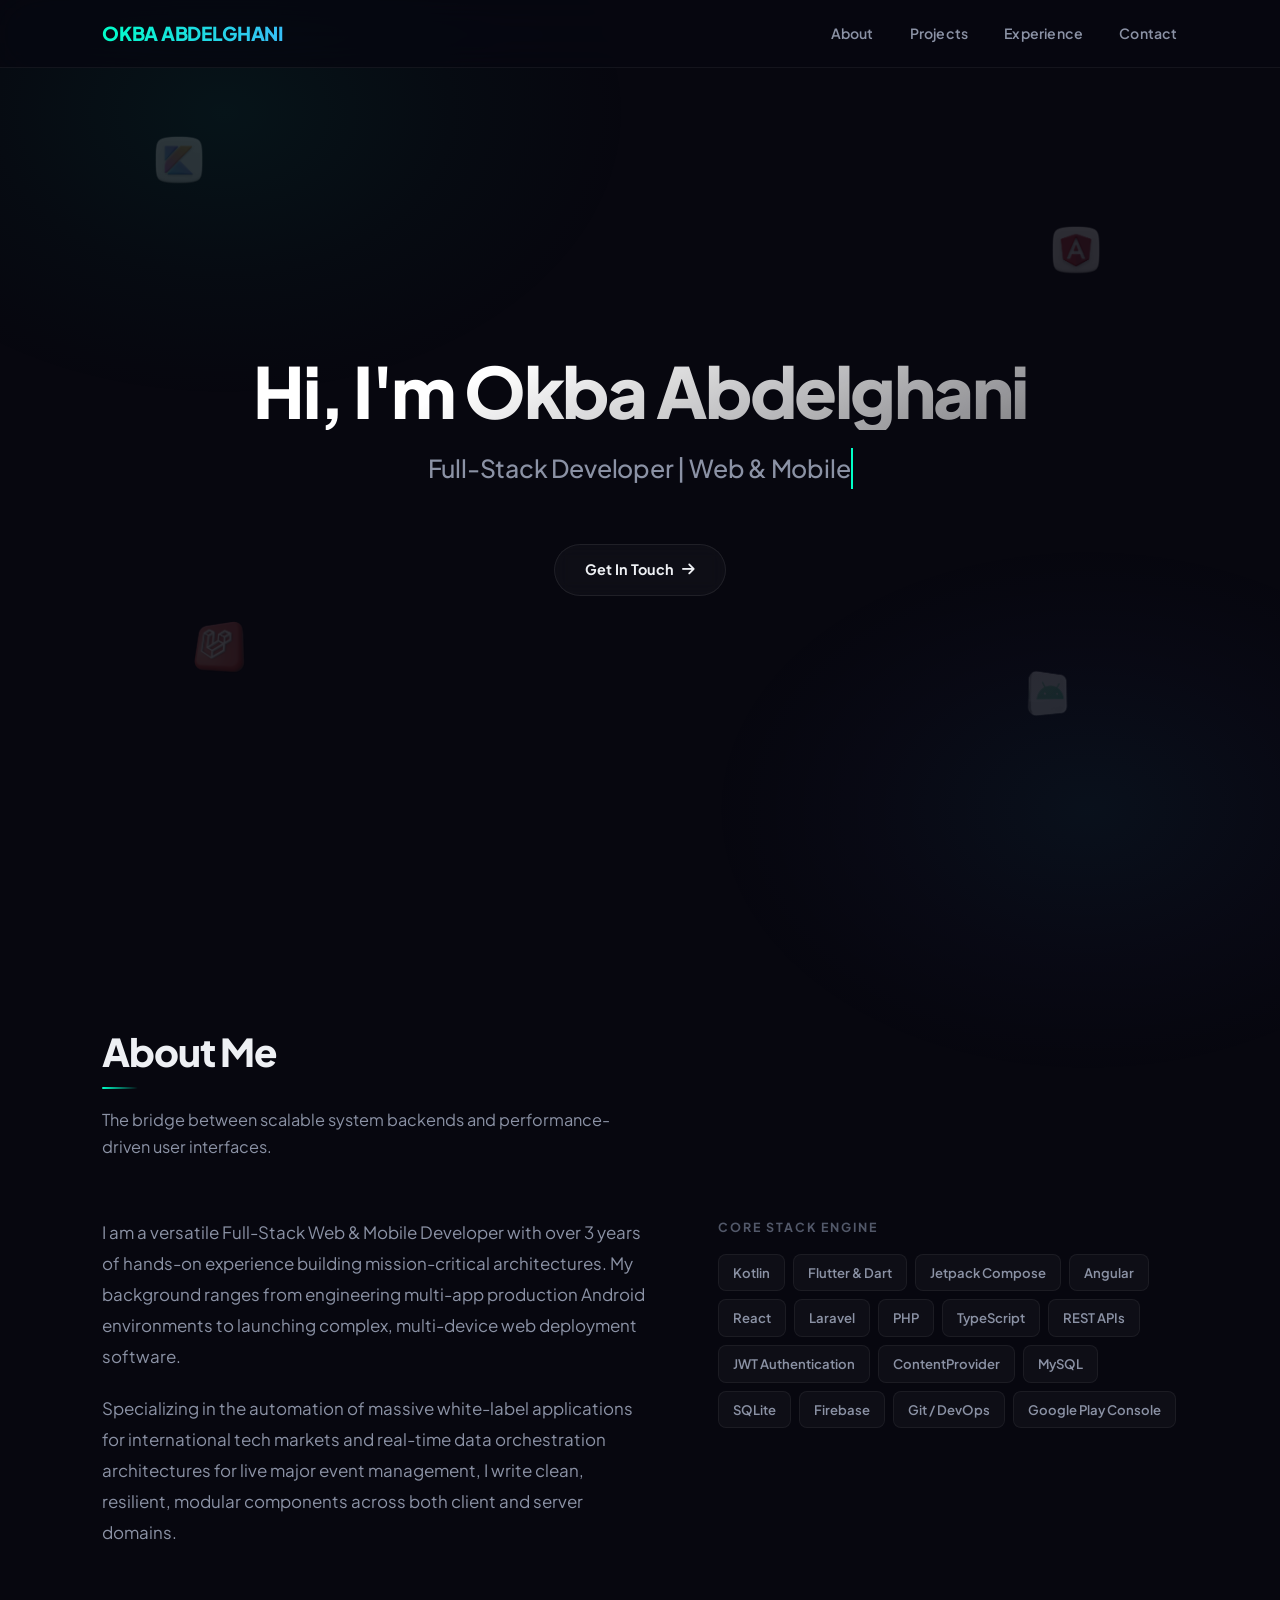
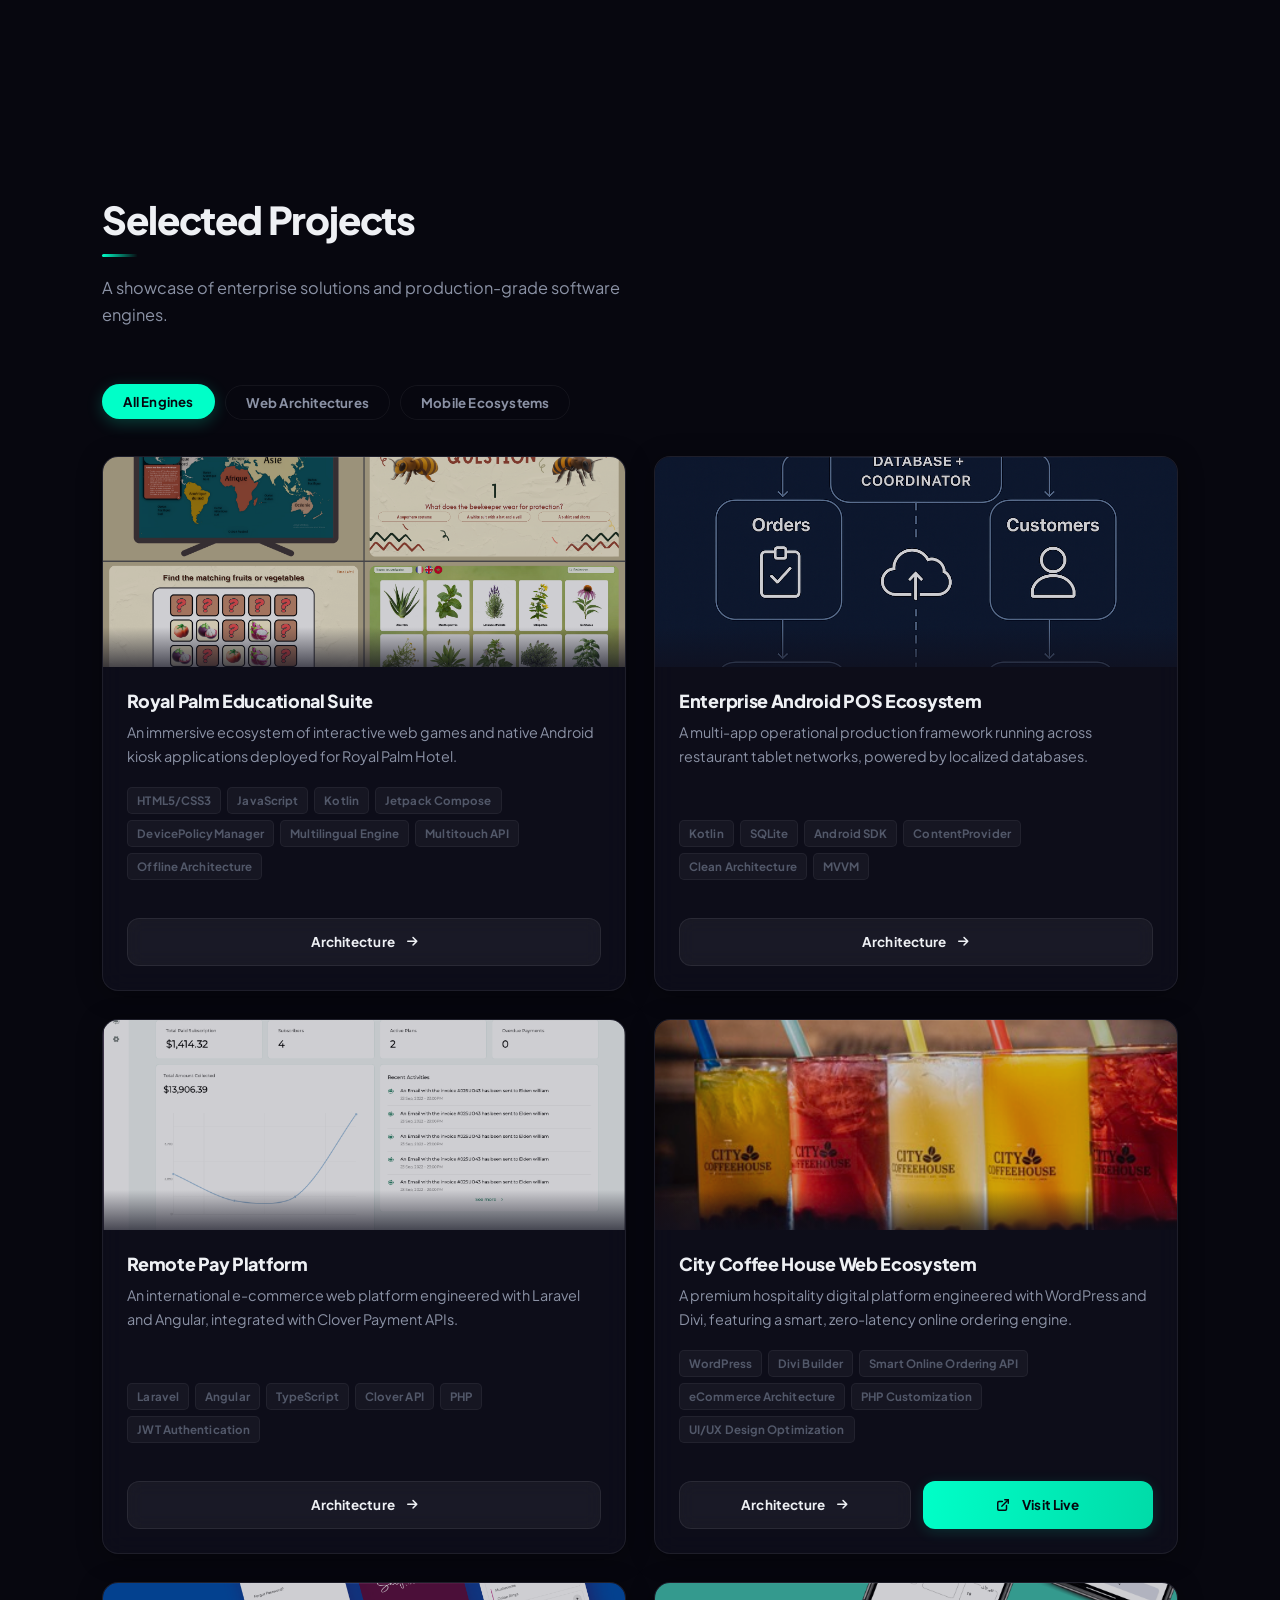
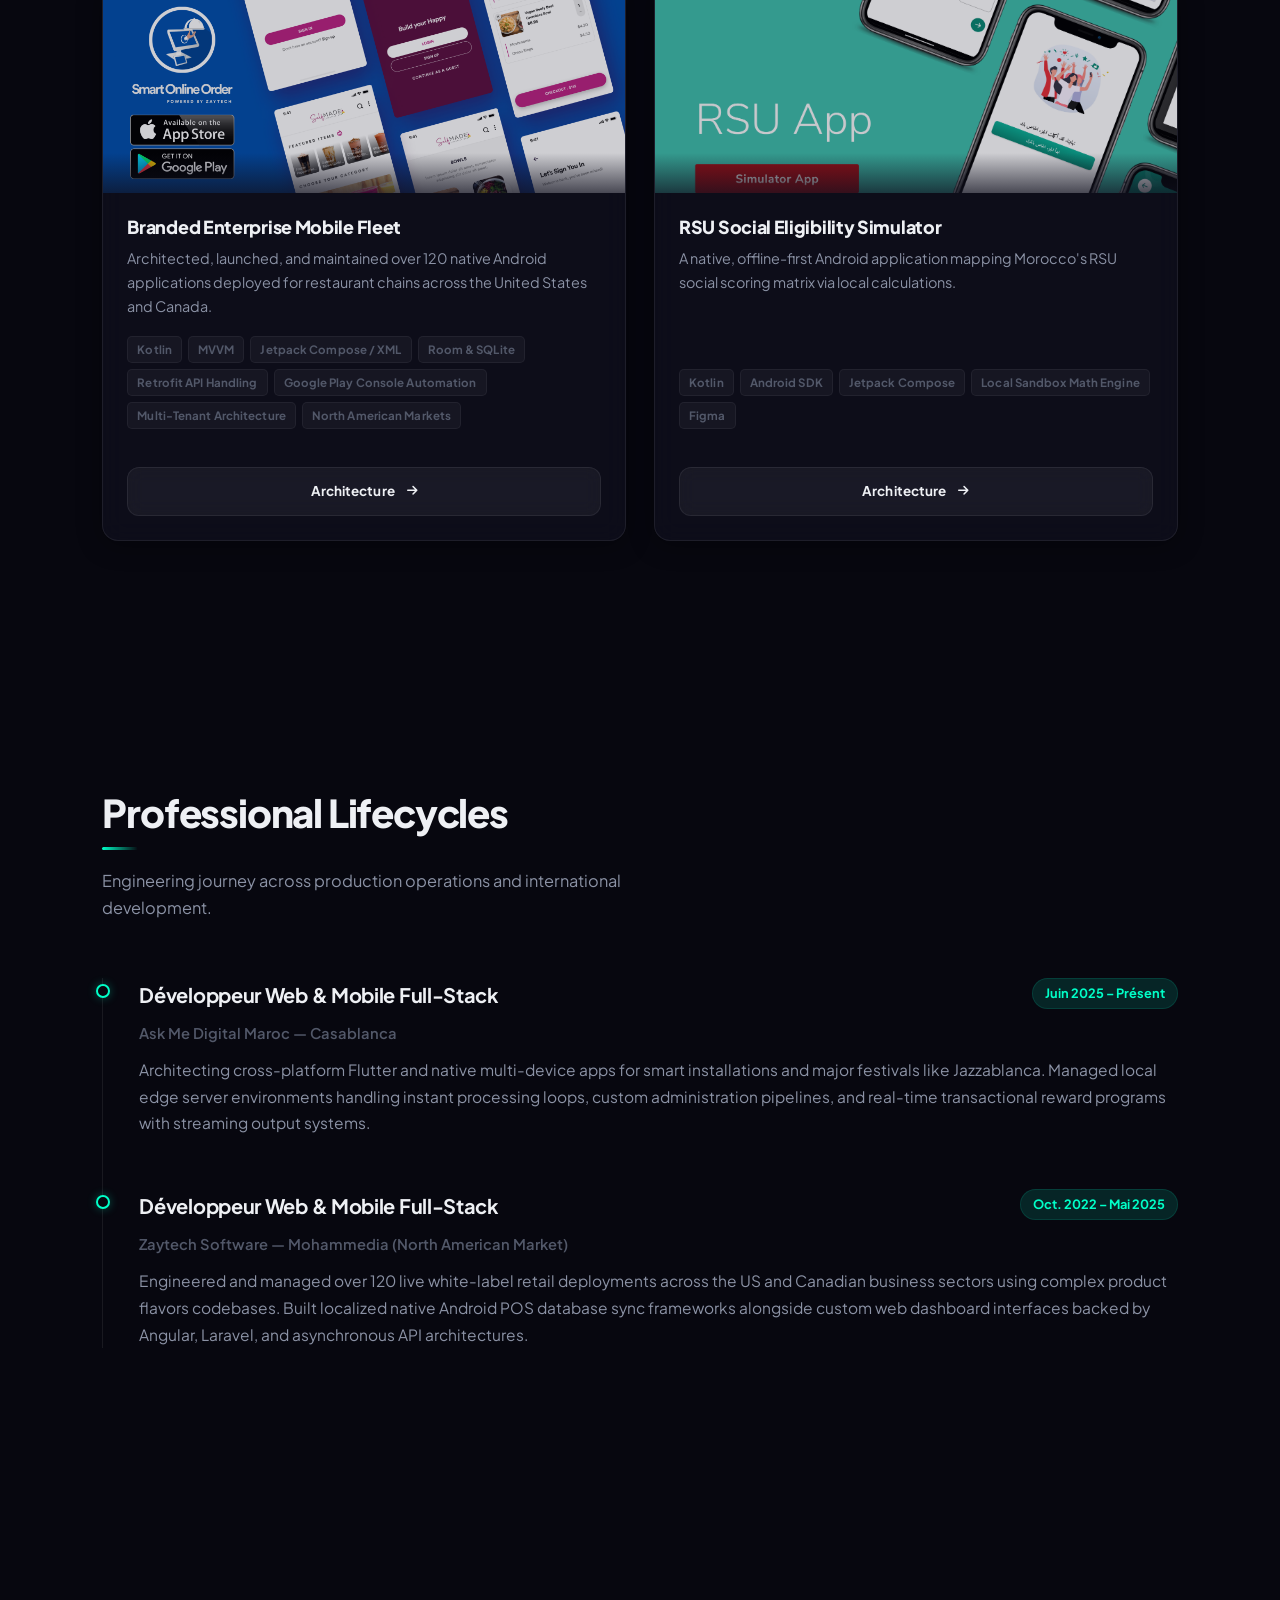
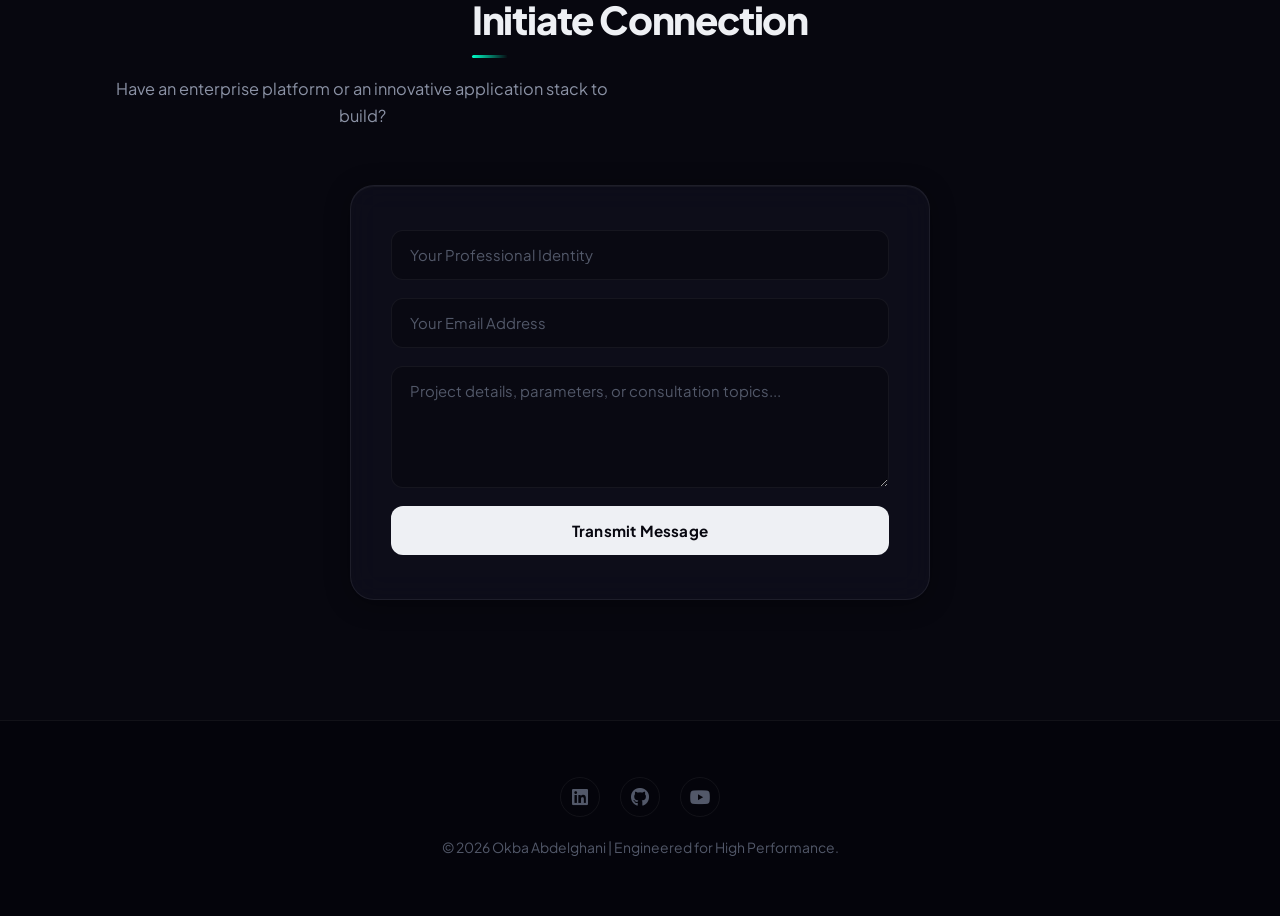
<file: index.html>
<!DOCTYPE html>
<html lang="en">
<head>
<meta charset="UTF-8">
<meta name="viewport" content="width=device-width, initial-scale=1.0">
<title>Okba Abdelghani | Full-Stack Portfolio</title>
<link rel="icon" href="favicon.ico">
<link rel="stylesheet" href="https://cdnjs.cloudflare.com/ajax/libs/font-awesome/6.4.2/css/all.min.css"/>
<link rel="stylesheet" href="style.css"/>
<link rel="preconnect" href="https://fonts.googleapis.com">
<link rel="preconnect" href="https://fonts.gstatic.com" crossorigin>
<link href="https://fonts.googleapis.com/css2?family=Plus+Jakarta+Sans:wght@300;400;500;600;700;800&display=swap" rel="stylesheet">

<style>
 /* ==========================================================================
   index.html — Page-Specific Internal <style> Block
   Scope: Hero animations, filter chips, projects grid & cards
   Prerequisite: style.css (global) must be linked before this block
   ========================================================================== */

/* ===== HERO: SCROLL INDICATOR ===== */
.scroll-hint {
  position: absolute;
  bottom: 36px;
  left: 50%;
  transform: translateX(-50%);
  display: flex;
  flex-direction: column;
  align-items: center;
  gap: 6px;
  color: var(--text-muted);
  font-size: 0.72rem;
  font-weight: 600;
  letter-spacing: 2px;
  text-transform: uppercase;
  opacity: 0.55;
  animation: fadeInUp 1s 3.8s ease forwards;
  opacity: 0;
}

.scroll-hint::after {
  content: '';
  width: 1px;
  height: 32px;
  background: linear-gradient(to bottom, var(--text-muted), transparent);
  animation: scrollPulse 2.2s ease-in-out infinite;
}

@keyframes fadeInUp {
  to { opacity: 0.55; }
}

@keyframes scrollPulse {
  0%, 100% { transform: scaleY(1); opacity: 0.5; }
  50%       { transform: scaleY(0.6); opacity: 1; }
}

/* ===== FILTER CHIPS ===== */
.filter-group {
  display: flex;
  gap: 10px;
  margin-bottom: 36px;
  justify-content: flex-start;
  flex-wrap: wrap;
}

.filter-chip {
  padding: 8px 20px;
  background: transparent;
  border: 1px solid var(--border-subtle);
  color: var(--text-secondary);
  font-family: var(--font-stack);
  font-size: 0.83rem;
  font-weight: 700;
  border-radius: var(--radius-pill);
  cursor: pointer;
  letter-spacing: 0.2px;
  transition:
    background var(--t-fast) ease,
    border-color var(--t-fast) ease,
    color var(--t-fast) ease,
    transform var(--t-base) var(--ease-spring),
    box-shadow var(--t-base) ease;
}

.filter-chip:hover {
  background: var(--bg-glass);
  border-color: var(--border-card);
  color: var(--text-primary);
  transform: translateY(-1px);
}

.filter-chip.active {
  background: var(--primary);
  border-color: transparent;
  color: var(--bg-main);
  box-shadow: 0 4px 16px rgba(0, 255, 200, 0.22);
  transform: translateY(-1px);
}

/* ===== PROJECTS GRID ===== */
.projects-grid {
  display: grid;
  grid-template-columns: repeat(auto-fill, minmax(340px, 1fr));
  gap: 28px;
}

/* ===== PROJECT CARD ===== */
.project-card {
  background: var(--bg-surface);
  border: 1px solid var(--border-card);
  border-radius: var(--radius-lg);
  overflow: hidden;
  display: flex;
  flex-direction: column;
  height: 100%;
  box-shadow: var(--shadow-card);
  backdrop-filter: blur(12px);
  -webkit-backdrop-filter: blur(12px);
  transition:
    transform var(--t-base) var(--ease-spring),
    border-color var(--t-base) ease,
    box-shadow var(--t-base) ease;
  position: relative;
}

/* Subtle inner highlight line at top */
.project-card::before {
  content: '';
  position: absolute;
  top: 0;
  left: 12%;
  right: 12%;
  height: 1px;
  background: linear-gradient(90deg, transparent, rgba(255,255,255,0.08), transparent);
  pointer-events: none;
  z-index: 1;
}

.project-card:hover {
  transform: translateY(-7px);
  border-color: var(--border-hover);
  box-shadow: var(--shadow-card-hover);
}

/* Image wrapper */
.card-img-wrapper {
  width: 100%;
  height: 210px;
  overflow: hidden;
  background: #0d0d1f;
  position: relative;
}

.card-img-wrapper::after {
  content: '';
  position: absolute;
  bottom: 0;
  left: 0;
  right: 0;
  height: 40px;
  background: linear-gradient(to top, var(--bg-surface), transparent);
  pointer-events: none;
}

.project-card img {
  width: 100%;
  height: 100%;
  object-fit: cover;
  opacity: 0.80;
  transition:
    transform 0.6s var(--ease-spring),
    opacity var(--t-base) ease;
}

.project-card:hover img {
  transform: scale(1.06);
  opacity: 1;
}

/* Card content area */
.card-content {
  padding: 22px 24px 24px;
  display: flex;
  flex-direction: column;
  flex-grow: 1;
}

.card-content h3 {
  font-size: 1.12rem;
  font-weight: 800;
  margin-bottom: 9px;
  color: var(--text-primary);
  letter-spacing: -0.3px;
  line-height: 1.3;
}

.card-content > p {
  font-size: 0.9rem;
  color: var(--text-secondary);
  line-height: 1.65;
  margin-bottom: 18px;
  flex-grow: 1;
}

/* Card tech tags */
.card-content .tech-tags {
  margin-bottom: 0;
  padding-bottom: 18px;
  gap: 6px;
}

.card-content .tech-tags span {
  background: rgba(255, 255, 255, 0.038);
  color: var(--text-muted);
  padding: 3px 9px;
  border-radius: 5px;
  font-size: 0.72rem;
  font-weight: 700;
  border: 1px solid var(--border-subtle);
  letter-spacing: 0.1px;
  transition: color var(--t-fast) ease, border-color var(--t-fast) ease;
}

.project-card:hover .card-content .tech-tags span {
  color: var(--text-secondary);
  border-color: var(--border-card);
}

/* ===== RESPONSIVE: PROJECTS PAGE ===== */
@media (max-width: 768px) {
  .projects-grid {
    grid-template-columns: 1fr;
    gap: 20px;
  }

  .card-img-wrapper { height: 190px; }
}

@media (max-width: 480px) {
  .card-content { padding: 18px 18px 20px; }
  .card-content h3 { font-size: 1.05rem; }
}

</style>
</head>
<body>

<nav>
  <div class="logo">OKBA ABDELGHANI</div>
  <ul>
    <li><a href="#about">About</a></li>
    <li><a href="#projects">Projects</a></li>
    <li><a href="#experience">Experience</a></li>
    <li><a href="#contact">Contact</a></li>
  </ul>
</nav>

<header>
  <div class="floating-tech">
    <img src="assets/kotlin.png" class="float slow" style="top:15%; left:12%; width:50px;">
    <img src="assets/angular.png" class="float" style="top:25%; right:14%; width:50px;">
    <img src="assets/laravel.png" class="float fast" style="bottom:25%; left:15%; width:55px;">
    <img src="assets/android.png" class="float slow" style="bottom:20%; right:16%; width:55px;">
  </div>

  <h1>Hi, I'm Okba Abdelghani</h1>
  <h2><span class="typing">Full-Stack Developer | Web & Mobile</span></h2>
  
  <div class="btn-group">
    <a href="#contact" class="btn">Get In Touch <i class="fas fa-arrow-right"></i></a>
    <!-- <a href="#assistantButton" id="chat-with-ai-btn" class="btn"><i class="fas fa-robot"></i> Chat with My AI</a> -->
  </div>
</header>

<section id="about">
  <div class="section-header">
    <h2>About Me</h2>
    <p>The bridge between scalable system backends and performance-driven user interfaces.</p>
  </div>
  <div class="about-grid">
    <div class="about-text">
      <p>
        I am a versatile Full-Stack Web & Mobile Developer with over 3 years of hands-on experience building mission-critical architectures. My background ranges from engineering multi-app production Android environments to launching complex, multi-device web deployment software.
      </p>
      <p>
        Specializing in the automation of massive white-label applications for international tech markets and real-time data orchestration architectures for live major event management, I write clean, resilient, modular components across both client and server domains.
      </p>
    </div>
    <div class="skills-wrapper">
      <h3>Core Stack Engine</h3>
      <div class="skills-container">
        <span>Kotlin</span><span>Flutter & Dart</span><span>Jetpack Compose</span><span>Angular</span><span>React</span><span>Laravel</span><span>PHP</span><span>TypeScript</span><span>REST APIs</span><span>JWT Authentication</span><span>ContentProvider</span><span>MySQL</span><span>SQLite</span><span>Firebase</span><span>Git / DevOps</span><span>Google Play Console</span>
      </div>
    </div>
  </div>
</section>

<section id="projects">
  <div class="section-header">
    <h2>Selected Projects</h2>
    <p>A showcase of enterprise solutions and production-grade software engines.</p>
  </div>
  
  <div class="filter-group">
    <button class="filter-chip active" onclick="filterProjects('all', this)">All Engines</button>
    <button class="filter-chip" onclick="filterProjects('web', this)">Web Architectures</button>
    <button class="filter-chip" onclick="filterProjects('mobile', this)">Mobile Ecosystems</button>
  </div>

  <div class="projects-grid">
    <!-- Dynamic insertion occurs here -->
  </div>
</section>

<section id="experience">
  <div class="section-header">
    <h2>Professional Lifecycles</h2>
    <p>Engineering journey across production operations and international development.</p>
  </div>
  <div class="timeline">
    <div class="timeline-item">
      <div class="timeline-meta">
        <h3>Développeur Web & Mobile Full-Stack</h3>
        <span>Juin 2025 – Présent</span>
      </div>
      <div class="company-tag">Ask Me Digital Maroc — Casablanca</div>
      <p>
        Architecting cross-platform Flutter and native multi-device apps for smart installations and major festivals like Jazzablanca. Managed local edge server environments handling instant processing loops, custom administration pipelines, and real-time transactional reward programs with streaming output systems.
      </p>
    </div>

    <div class="timeline-item">
      <div class="timeline-meta">
        <h3>Développeur Web & Mobile Full-Stack</h3>
        <span>Oct. 2022 – Mai 2025</span>
      </div>
      <div class="company-tag">Zaytech Software — Mohammedia (North American Market)</div>
      <p>
        Engineered and managed over 120 live white-label retail deployments across the US and Canadian business sectors using complex product flavors codebases. Built localized native Android POS database sync frameworks alongside custom web dashboard interfaces backed by Angular, Laravel, and asynchronous API architectures.
      </p>
    </div>
  </div>
</section>

<section id="contact">
  <div class="section-header" style="text-align: center;">
    <h2>Initiate Connection</h2>
    <p>Have an enterprise platform or an innovative application stack to build?</p>
  </div>
  <div class="contact-wrapper">
    <form id="contactForm" class="contact-form">
      <input id="name" type="text" placeholder="Your Professional Identity" required>
      <input id="email" type="email" placeholder="Your Email Address" required>
      <textarea id="message" rows="5" placeholder="Project details, parameters, or consultation topics..." required></textarea>
      <button type="submit">Transmit Message</button>
    </form>
  </div>
</section>

<footer>
  <div class="footer-social">
    <a href="https://www.linkedin.com/in/abdelghani-okba-pro/" target="_blank"><i class="fab fa-linkedin"></i></a>
    <a href="https://github.com/okbaAbdelghani" target="_blank"><i class="fab fa-github"></i></a>
    <a href="https://www.youtube.com/@okbaabdelghani6225" target="_blank"><i class="fab fa-youtube"></i></a>
  </div>
  <p>&copy; 2026 Okba Abdelghani | Engineered for High Performance.</p>
</footer>

<script>
  // Simple view-in trigger animation
  const sections = document.querySelectorAll("section");
  const observer = new IntersectionObserver(entries => {
    entries.forEach(entry => {
      if (entry.isIntersecting) entry.target.classList.add("visible");
    });
  }, { threshold: 0.1 });
  sections.forEach(sec => observer.observe(sec));
</script>
<script src="projects.js"></script>
<script src="index.js"></script>
</body>
</html>
</file>
<file: style.css>
/* ==========================================================================
   Okba Abdelghani Portfolio — Global Core Stylesheet
   Theme: Ultra-Premium Dark Glassmorphism
   Scope: Shared foundations for index.html + project.html
   ========================================================================== */

/* ===== DESIGN TOKEN SYSTEM ===== */
:root {
  /* Color Palette */
  --bg-main:            #07070f;
  --bg-surface:         rgba(16, 16, 30, 0.70);
  --bg-surface-hover:   rgba(24, 24, 44, 0.90);
  --bg-glass:           rgba(255, 255, 255, 0.03);
  --primary:            #00ffc8;
  --primary-dim:        rgba(0, 255, 200, 0.12);
  --primary-glow:       rgba(0, 255, 200, 0.25);
  --secondary:          #38bdf8;
  --secondary-dim:      rgba(56, 189, 248, 0.10);
  --accent:             #a78bfa;

  /* Text */
  --text-primary:       #eef0f4;
  --text-secondary:     #8b92a5;
  --text-muted:         #525869;

  /* Borders */
  --border-subtle:      rgba(255, 255, 255, 0.055);
  --border-card:        rgba(255, 255, 255, 0.075);
  --border-hover:       rgba(0, 255, 200, 0.32);

  /* Shadows */
  --shadow-card:        0 4px 24px rgba(0, 0, 0, 0.35), 0 1px 0 rgba(255,255,255,0.04) inset;
  --shadow-card-hover:  0 20px 48px rgba(0, 0, 0, 0.55), 0 0 0 1px rgba(0,255,200,0.18), 0 1px 0 rgba(255,255,255,0.06) inset;
  --shadow-glow-sm:     0 0 20px rgba(0, 255, 200, 0.14);
  --shadow-glow-md:     0 8px 32px rgba(0, 255, 200, 0.22);

  /* Typography */
  --font-stack:         'Plus Jakarta Sans', sans-serif;

  /* Layout */
  --nav-height:         68px;
  --section-pad-x:      8%;
  --radius-sm:          8px;
  --radius-md:          12px;
  --radius-lg:          16px;
  --radius-xl:          24px;
  --radius-pill:        50px;

  /* Transitions */
  --ease-spring:        cubic-bezier(0.16, 1, 0.3, 1);
  --ease-out:           cubic-bezier(0.25, 0.46, 0.45, 0.94);
  --t-fast:             0.2s;
  --t-base:             0.35s;
  --t-slow:             0.55s;
}

/* ===== RESET & BASE ===== */
*, *::before, *::after {
  margin: 0;
  padding: 0;
  box-sizing: border-box;
}

html {
  font-size: 16px;
  scroll-behavior: smooth;
  -webkit-text-size-adjust: 100%;
}

body {
  font-family: var(--font-stack);
  background-color: var(--bg-main);
  color: var(--text-primary);
  overflow-x: hidden;
  line-height: 1.65;
  -webkit-font-smoothing: antialiased;
  -moz-osx-font-smoothing: grayscale;
}

img, video { display: block; max-width: 100%; }
a { color: inherit; }

/* ===== ATMOSPHERIC BACKGROUND GLOWS ===== */
body::before {
  content: '';
  position: fixed;
  top: -20%;
  left: -15%;
  width: 65%;
  height: 65%;
  background: radial-gradient(ellipse at center,
    rgba(0, 255, 200, 0.055) 0%,
    rgba(0, 200, 160, 0.025) 40%,
    transparent 70%
  );
  z-index: -1;
  pointer-events: none;
  animation: ambientShift 18s ease-in-out infinite alternate;
}

body::after {
  content: '';
  position: fixed;
  bottom: -20%;
  right: -15%;
  width: 60%;
  height: 60%;
  background: radial-gradient(ellipse at center,
    rgba(56, 189, 248, 0.055) 0%,
    rgba(100, 130, 255, 0.025) 40%,
    transparent 70%
  );
  z-index: -1;
  pointer-events: none;
  animation: ambientShift 22s ease-in-out infinite alternate-reverse;
}

@keyframes ambientShift {
  0%   { transform: scale(1) translate(0, 0); }
  100% { transform: scale(1.08) translate(2%, -2%); }
}

/* ===== NAVIGATION BAR ===== */
nav {
  position: fixed;
  top: 0;
  left: 0;
  width: 100%;
  height: var(--nav-height);
  background: rgba(7, 7, 15, 0.80);
  backdrop-filter: blur(24px) saturate(160%);
  -webkit-backdrop-filter: blur(24px) saturate(160%);
  display: flex;
  justify-content: space-between;
  align-items: center;
  padding: 0 var(--section-pad-x);
  z-index: 1000;
  border-bottom: 1px solid var(--border-subtle);
  transition: background var(--t-base) var(--ease-out);
}

.logo {
  font-size: 1.2rem;
  font-weight: 800;
  letter-spacing: -0.3px;
  background: linear-gradient(100deg, var(--primary) 0%, var(--secondary) 100%);
  -webkit-background-clip: text;
  -webkit-text-fill-color: transparent;
  background-clip: text;
  text-decoration: none;
  white-space: nowrap;
}

nav ul {
  list-style: none;
  display: flex;
  gap: 36px;
  align-items: center;
}

nav ul li a {
  color: var(--text-secondary);
  text-decoration: none;
  font-weight: 600;
  font-size: 0.88rem;
  letter-spacing: 0.2px;
  transition: color var(--t-fast) ease;
  position: relative;
  padding-bottom: 2px;
}

nav ul li a::after {
  content: '';
  position: absolute;
  bottom: -2px;
  left: 0;
  width: 0;
  height: 1.5px;
  background: var(--primary);
  transition: width var(--t-base) var(--ease-spring);
}

nav ul li a:hover {
  color: var(--text-primary);
}

nav ul li a:hover::after {
  width: 100%;
}

/* ===== HERO SECTION ===== */
header {
  min-height: 100vh;
  display: flex;
  flex-direction: column;
  justify-content: center;
  align-items: center;
  text-align: center;
  padding: calc(var(--nav-height) + 40px) 24px 60px;
  position: relative;
}

header h1 {
  font-size: clamp(2.4rem, 5.5vw, 4.4rem);
  font-weight: 800;
  letter-spacing: -2.5px;
  line-height: 1.1;
  margin-bottom: 18px;
  background: linear-gradient(155deg, #ffffff 30%, rgba(255,255,255,0.5) 100%);
  -webkit-background-clip: text;
  -webkit-text-fill-color: transparent;
  background-clip: text;
}

header h2 {
  font-size: clamp(1.1rem, 2.5vw, 1.55rem);
  font-weight: 500;
  margin-bottom: 44px;
  color: var(--text-secondary);
  letter-spacing: -0.2px;
}

/* Typing animation */
.typing {
  display: inline-block;
  border-right: 2.5px solid var(--primary);
  white-space: nowrap;
  overflow: hidden;
  animation: typing 3.5s steps(35, end) forwards, blink 0.75s step-end infinite;
  width: fit-content;
}

@keyframes typing {
  from { width: 0; }
  to   { width: 100%; }
}

@keyframes blink {
  50% { border-color: transparent; }
}

/* ===== SECTIONS ===== */
section {
  padding: 120px var(--section-pad-x);
  max-width: 1400px;
  margin: 0 auto;
  opacity: 0;
  transform: translateY(36px);
  transition: opacity var(--t-slow) var(--ease-spring),
              transform var(--t-slow) var(--ease-spring);
}

section.visible {
  opacity: 1;
  transform: translateY(0);
}

.section-header {
  margin-bottom: 56px;
  text-align: left;
}

.section-header h2 {
  font-size: clamp(1.8rem, 3vw, 2.4rem);
  font-weight: 800;
  letter-spacing: -1.2px;
  margin-bottom: 10px;
  color: var(--text-primary);
  position: relative;
  display: inline-block;
}

.section-header h2::after {
  content: '';
  position: absolute;
  bottom: -6px;
  left: 0;
  width: 36px;
  height: 2.5px;
  background: linear-gradient(90deg, var(--primary), transparent);
  border-radius: 2px;
}

.section-header p {
  color: var(--text-secondary);
  font-size: 1.02rem;
  margin-top: 14px;
  max-width: 520px;
}

/* ===== GLOBAL BUTTON SYSTEM ===== */
/* Hero / standalone buttons */
.btn-group {
  display: flex;
  gap: 14px;
  flex-wrap: wrap;
  justify-content: center;
  z-index: 10;
}

.btn {
  display: inline-flex;
  align-items: center;
  justify-content: center;
  gap: 8px;
  padding: 13px 30px;
  background: var(--bg-glass);
  color: var(--text-primary);
  border: 1px solid var(--border-card);
  font-family: var(--font-stack);
  font-size: 0.9rem;
  font-weight: 700;
  border-radius: var(--radius-pill);
  cursor: pointer;
  text-decoration: none;
  white-space: nowrap;
  transition:
    background var(--t-base) var(--ease-out),
    border-color var(--t-base) var(--ease-out),
    color var(--t-base) var(--ease-out),
    transform var(--t-base) var(--ease-spring),
    box-shadow var(--t-base) var(--ease-out);
  backdrop-filter: blur(8px);
  -webkit-backdrop-filter: blur(8px);
}

.btn:hover {
  background: rgba(255, 255, 255, 0.92);
  color: var(--bg-main);
  border-color: transparent;
  transform: translateY(-2px);
  box-shadow: 0 12px 32px rgba(255, 255, 255, 0.12);
}

#chat-with-ai-btn {
  background: linear-gradient(100deg, var(--primary), #00d4a8);
  color: var(--bg-main);
  border: none;
  box-shadow: var(--shadow-glow-sm);
}

#chat-with-ai-btn:hover {
  transform: translateY(-2px);
  box-shadow: var(--shadow-glow-md);
  opacity: 0.92;
}

/* === Card-Level Button Group (pinned to card bottom) === */
.card-content .btn-group {
  margin-top: auto;
  padding-top: 20px;
  display: flex;
  gap: 10px;
  width: 100%;
  justify-content: stretch;
}

.card-content .btn {
  flex: 1;
  padding: 11px 14px;
  font-size: 0.84rem;
  font-weight: 700;
  border-radius: var(--radius-md);
  letter-spacing: 0.1px;
}

/* Architecture / Details Button */
.btn-details {
  background: rgba(255, 255, 255, 0.048);
  color: var(--text-primary);
  border: 1px solid var(--border-card);
}

.btn-details:hover {
  background: rgba(255, 255, 255, 0.10);
  border-color: rgba(255, 255, 255, 0.22);
  color: #fff;
  transform: translateY(-2px);
  box-shadow: 0 8px 20px rgba(0, 0, 0, 0.25);
}

/* Visit Live Button */
.btn-visit {
  background: linear-gradient(100deg, var(--primary) 0%, #00dba8 100%);
  color: var(--bg-main);
  border: none;
  box-shadow: 0 3px 14px rgba(0, 255, 200, 0.14);
}

.btn-visit:hover {
  transform: translateY(-2px);
  box-shadow: 0 10px 28px rgba(0, 255, 200, 0.28);
  opacity: 0.93;
}

/* ===== ABOUT & SKILLS ===== */
.about-grid {
  display: grid;
  grid-template-columns: 1.2fr 1fr;
  gap: 64px;
  align-items: start;
}

.about-text {
  font-size: 1.06rem;
  line-height: 1.82;
  color: var(--text-secondary);
  text-align: left;
}

.about-text p { margin-bottom: 22px; }
.about-text p:last-child { margin-bottom: 0; }

.skills-wrapper h3 {
  font-size: 0.78rem;
  font-weight: 700;
  margin-bottom: 16px;
  color: var(--text-muted);
  text-transform: uppercase;
  letter-spacing: 2px;
}

.skills-container {
  display: flex;
  flex-wrap: wrap;
  gap: 8px;
}

.skills-container span {
  background: rgba(255, 255, 255, 0.03);
  color: var(--text-secondary);
  padding: 7px 14px;
  border-radius: var(--radius-sm);
  font-size: 0.82rem;
  font-weight: 600;
  border: 1px solid var(--border-subtle);
  transition: all var(--t-fast) ease;
  cursor: default;
}

.skills-container span:hover {
  border-color: var(--primary);
  background: var(--primary-dim);
  color: var(--primary);
  transform: translateY(-1px);
}

/* ===== TIMELINE ===== */
.timeline {
  position: relative;
  border-left: 1.5px solid var(--border-card);
  padding-left: 36px;
}

.timeline-item {
  margin-bottom: 52px;
  position: relative;
}

.timeline-item:last-child { margin-bottom: 0; }

.timeline-item::before {
  content: '';
  position: absolute;
  left: -43px;
  top: 6px;
  width: 14px;
  height: 14px;
  border-radius: 50%;
  background: var(--bg-main);
  border: 2px solid var(--primary);
  box-shadow: 0 0 10px rgba(0, 255, 200, 0.3);
}

.timeline-meta {
  display: flex;
  justify-content: space-between;
  align-items: flex-start;
  flex-wrap: wrap;
  gap: 10px;
  margin-bottom: 10px;
}

.timeline-meta h3 {
  font-size: 1.25rem;
  font-weight: 700;
  color: var(--text-primary);
  letter-spacing: -0.3px;
}

.timeline-meta span {
  font-size: 0.8rem;
  font-weight: 700;
  color: var(--primary);
  background: var(--primary-dim);
  padding: 4px 12px;
  border-radius: var(--radius-pill);
  border: 1px solid rgba(0, 255, 200, 0.12);
  white-space: nowrap;
}

.company-tag {
  font-size: 0.92rem;
  color: var(--text-muted);
  margin-bottom: 12px;
  font-weight: 600;
}

.timeline-item p {
  color: var(--text-secondary);
  line-height: 1.72;
  font-size: 0.97rem;
}

/* ===== CONTACT ===== */
.contact-wrapper {
  max-width: 580px;
  margin: 0 auto;
  background: var(--bg-surface);
  border: 1px solid var(--border-card);
  padding: 44px 40px;
  border-radius: var(--radius-xl);
  box-shadow: var(--shadow-card);
  backdrop-filter: blur(16px);
  -webkit-backdrop-filter: blur(16px);
}

.contact-form {
  display: flex;
  flex-direction: column;
  gap: 18px;
}

.contact-form input,
.contact-form textarea {
  padding: 15px 18px;
  border-radius: var(--radius-md);
  border: 1px solid var(--border-subtle);
  background: rgba(0, 0, 0, 0.25);
  color: var(--text-primary);
  font-family: var(--font-stack);
  font-size: 0.93rem;
  transition: border-color var(--t-fast) ease, background var(--t-fast) ease;
  resize: vertical;
}

.contact-form input::placeholder,
.contact-form textarea::placeholder {
  color: var(--text-muted);
}

.contact-form input:focus,
.contact-form textarea:focus {
  outline: none;
  border-color: rgba(0, 255, 200, 0.4);
  background: rgba(0, 0, 0, 0.38);
  box-shadow: 0 0 0 3px rgba(0, 255, 200, 0.06);
}

.contact-form button {
  background: var(--text-primary);
  color: var(--bg-main);
  border: none;
  border-radius: var(--radius-md);
  padding: 15px;
  font-family: var(--font-stack);
  font-size: 0.95rem;
  font-weight: 700;
  cursor: pointer;
  transition: transform var(--t-base) var(--ease-spring),
              box-shadow var(--t-base) ease,
              opacity var(--t-fast) ease;
  letter-spacing: 0.2px;
}

.contact-form button:hover {
  transform: translateY(-2px);
  box-shadow: 0 14px 28px rgba(255, 255, 255, 0.12);
  opacity: 0.94;
}

/* ===== FOOTER ===== */
footer {
  background: #04040b;
  padding: 56px 24px;
  border-top: 1px solid var(--border-subtle);
  text-align: center;
  font-size: 0.87rem;
  color: var(--text-muted);
}

.footer-social {
  display: flex;
  gap: 20px;
  justify-content: center;
  margin-bottom: 20px;
}

.footer-social a {
  color: var(--text-muted);
  text-decoration: none;
  font-size: 1.15rem;
  width: 40px;
  height: 40px;
  display: inline-flex;
  align-items: center;
  justify-content: center;
  border-radius: 50%;
  border: 1px solid var(--border-subtle);
  transition: all var(--t-base) var(--ease-spring);
}

.footer-social a:hover {
  color: var(--primary);
  border-color: rgba(0, 255, 200, 0.3);
  background: var(--primary-dim);
  transform: translateY(-2px);
}

/* ===== FLOATING TECH LOGOS (HERO) ===== */
.floating-tech {
  position: absolute;
  width: 100%;
  height: 100%;
  top: 0;
  left: 0;
  overflow: hidden;
  pointer-events: none;
  z-index: 1;
}

.floating-tech img {
  position: absolute;
  opacity: 0.18;
  filter: grayscale(40%) brightness(0.9);
  transition: opacity var(--t-base) ease, filter var(--t-base) ease;
}

.floating-tech img:hover {
  opacity: 0.65;
  filter: grayscale(0%) drop-shadow(0 0 12px var(--primary));
}

@keyframes floatAnimation {
  0%, 100% { transform: translateY(0) rotate(0deg); }
  50%       { transform: translateY(-14px) rotate(2.5deg); }
}

.float      { animation: floatAnimation 7s ease-in-out infinite; }
.float.slow { animation-duration: 10s; }
.float.fast { animation-duration: 5s; }

/* ===== BACK LINK (project.html shared) ===== */
.back-link {
  display: inline-flex;
  align-items: center;
  gap: 8px;
  color: var(--text-secondary);
  text-decoration: none;
  font-weight: 600;
  font-size: 0.9rem;
  margin-bottom: 44px;
  transition: color var(--t-fast) ease, gap var(--t-fast) ease;
  letter-spacing: 0.1px;
}

.back-link:hover {
  color: var(--primary);
  gap: 11px;
}

/* ===== SHARED TECH TAGS ===== */
.tech-tags {
  display: flex;
  flex-wrap: wrap;
  gap: 7px;
}

/* ===== RESPONSIVE FOUNDATIONS ===== */
@media (max-width: 1200px) {
  :root { --section-pad-x: 6%; }
}

@media (max-width: 1024px) {
  .about-grid { grid-template-columns: 1fr; gap: 44px; }
  :root { --section-pad-x: 5%; }
}

@media (max-width: 768px) {
  :root { --section-pad-x: 24px; }

  nav {
    padding: 0 22px;
  }

  nav ul {
    display: none; /* Hamburger logic to add if desired */
  }

  section {
    padding: 80px var(--section-pad-x);
  }

  .section-header { margin-bottom: 40px; }

  .contact-wrapper {
    padding: 28px 24px;
  }

  .btn-group {
    gap: 10px;
  }

  .timeline { padding-left: 24px; }

  .timeline-item::before {
    left: -33px;
    width: 12px;
    height: 12px;
  }

  .timeline-meta { flex-direction: column; align-items: flex-start; }
}

@media (max-width: 480px) {
  .card-content .btn-group {
    flex-direction: column;
    gap: 8px;
  }

  .card-content .btn {
    width: 100%;
    flex: none;
  }

  .footer-social { gap: 14px; }
}
</file>
